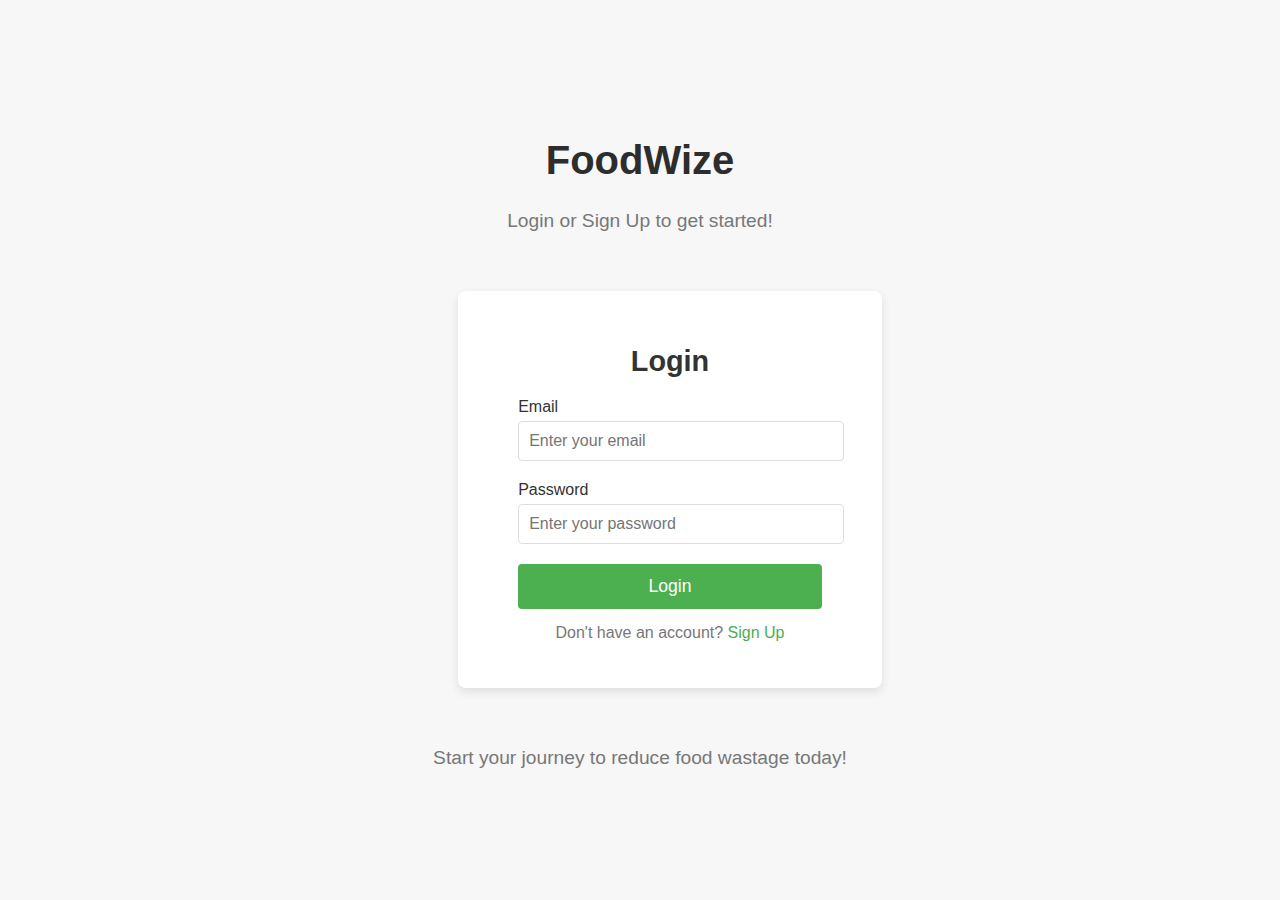
<file: login.html>
<!DOCTYPE html>
<html lang="en">
<head>
    <meta charset="UTF-8">
    <meta name="viewport" content="width=device-width, initial-scale=1.0">
    <title>Authentication - Food Wastage Calculator</title>
    <link rel="stylesheet" href="auth-styles.css">
</head>
<body>
    <header>
        <div class="logo-container">
            <h1>FoodWize</h1>
            <p>Login or Sign Up to get started!</p>
        </div>
    </header>

    <main>
        <div class="auth-container">
            <!-- Login Form -->
            <div class="form-container" id="login-form">
                <h2>Login</h2>
                <form>
                    <div class="input-container">
                        <label for="login-email">Email</label>
                        <input type="email" id="login-email" placeholder="Enter your email" required>
                    </div>

                    <div class="input-container">
                        <label for="login-password">Password</label>
                        <input type="password" id="login-password" placeholder="Enter your password" required>
                    </div>

                    <button type="button" id="login-btn" class="btn-primary">Login</button>
                </form>
                <p class="toggle-form">Don't have an account? <span id="show-signup" class="toggle-link">Sign Up</span></p>
            </div>

            <!-- Sign Up Form -->
            <div class="form-container hidden" id="signup-form">
                <h2>Sign Up</h2>
                <form>
                    <div class="input-container">
                        <label for="signup-name">Name</label>
                        <input type="text" id="signup-name" placeholder="Enter your name" required>
                    </div>

                    <div class="input-container">
                        <label for="signup-email">Email</label>
                        <input type="email" id="signup-email" placeholder="Enter your email" required>
                    </div>

                    <div class="input-container">
                        <label for="signup-password">Password</label>
                        <input type="password" id="signup-password" placeholder="Create a password" required>
                    </div>

                    <button type="button" id="signup-btn" class="btn-primary">Sign Up</button>
                </form>
                <p class="toggle-form">Already have an account? <span id="show-login" class="toggle-link">Login</span></p>
            </div>
        </div>
    </main>

    <footer>
        <p>Start your journey to reduce food wastage today!</p>
    </footer>

    <script src="auth.js"></script>
</body>
</html>
</file>
<file: auth-styles.css>
/* General Styles */
body {
    font-family: 'Roboto', sans-serif;
    background-color: #f7f7f7;
    margin: 0;
    padding: 0;
    display: flex;
    justify-content: center;
    align-items: center;
    height: 100vh;
    flex-direction: column;
}

header {
    text-align: center;
    margin-bottom: 40px;
}

h1 {
    font-size: 2.5rem;
    color: #2d2d2d;
    font-weight: 700;
}

p {
    font-size: 1.2rem;
    color: #777;
}

/* Authentication Container */
.auth-container {
    background-color: white;
    padding: 30px;
    border-radius: 8px;
    box-shadow: 0 4px 10px rgba(0, 0, 0, 0.1);
    width: 100%;
    max-width: 400px;
}

.form-container {
    display: flex;
    flex-direction: column;
    align-items: center;
}

h2 {
    font-size: 1.8rem;
    margin-bottom: 20px;
    color: #333;
}

.input-container {
    width: 100%;
    margin-bottom: 20px;
}

label {
    font-size: 1rem;
    color: #333;
}

input {
    width: 100%;
    padding: 10px;
    font-size: 1rem;
    margin-top: 5px;
    border: 1px solid #ddd;
    border-radius: 4px;
    outline: none;
    transition: border 0.3s ease;
}

input:focus {
    border: 1px solid #4CAF50;
}

button {
    width: 100%;
    padding: 12px;
    font-size: 1.1rem;
    background-color: #4CAF50;
    color: white;
    border: none;
    border-radius: 4px;
    cursor: pointer;
    transition: background-color 0.3s ease;
}

button:hover {
    background-color: #45a049;
}

/* Toggle Form Links */
.toggle-form {
    margin-top: 15px;
    font-size: 1rem;
}

.toggle-link {
    color: #4CAF50;
    cursor: pointer;
    font-weight: 500;
}

.toggle-link:hover {
    text-decoration: underline;
}

/* Hidden Form */
.hidden {
    display: none;
}

/* Footer */
footer {
    margin-top: 40px;
    font-size: 1rem;
    color: #777;
    text-align: center;
}

/* Responsive Design */
@media (max-width: 480px) {
    .auth-container {
        padding: 20px;
        width: 90%;
    }

    h1 {
        font-size: 2rem;
    }

    p {
        font-size: 1rem;
    }
}
</file>
